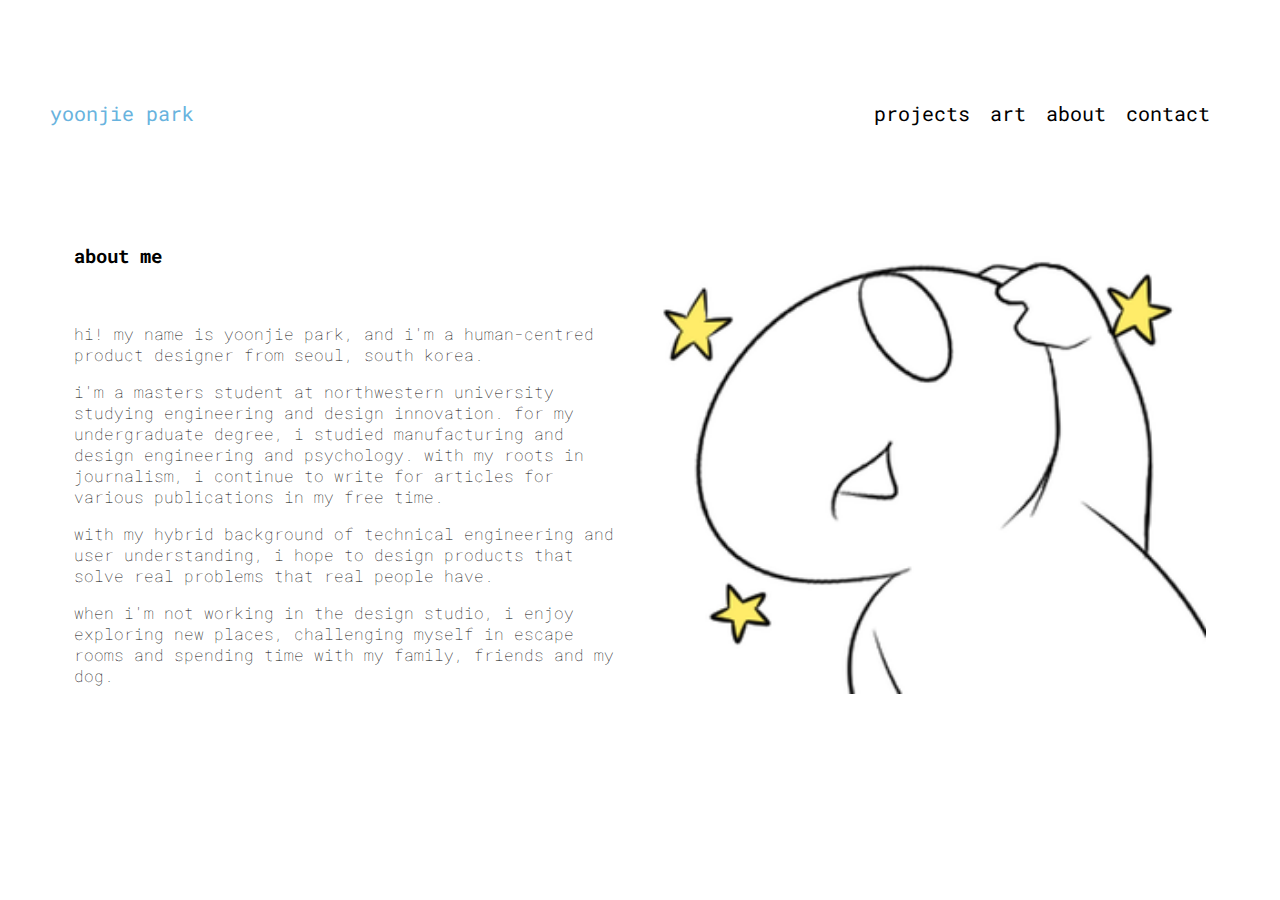
<file: about.html>
<!DOCTYPE html>
<html>
  <head>
    <link rel="stylesheet" href="styles.css" />
    <link
      href="https://fonts.googleapis.com/css2?family=Roboto+Mono:wght@300&display=swap"
      rel="stylesheet"
    />
    <link
      href="https://fonts.googleapis.com/css2?family=Roboto+Mono:wght@500&display=swap"
      rel="stylesheet"
    />
    <link
      href="https://fonts.googleapis.com/css2?family=Roboto:wght@400;500&display=swap"
      rel="stylesheet"
    />
  </head>
  <body>
    <div class="top-navigation">
      <a class="active" href="index.html"> yoonjie park</a>
      <div class="top-right-navigation">
        <a href="projects.html"> projects</a>
        <a href="art.html">art</a>
        <a href="about.html">about</a>
        <a href="contact.html">contact</a>
      </div>
    </div>


    <div class="row-about">
        <div class="column-about">
          <div class="about">
            <h3>     about me</h3>
            <br>
            <p>
                hi! my name is yoonjie park, and i'm a human-centred product designer
                from seoul, south korea.
            </p>
            <p>
                i'm a masters student at northwestern university studying engineering
                and design innovation. for my undergraduate degree, i studied
                manufacturing and design engineering and psychology. with my roots in
                journalism, i continue to write for articles for various publications in
                my free time.
            </p>
            <p>
                with my hybrid background of technical engineering and user
                understanding, i hope to design products that solve real problems that
                real people have.
            </p>
            <p>
                when i'm not working in the design studio, i enjoy exploring new places,
                challenging myself in escape rooms and spending time with my family,
                friends and my dog.
            </p>
          </div>
        </div>
        <div class="column-about">
          <div class="about">
              <img src="images/uing.png"  style="width:100%">
        </div>
      </div>
  
    <!-- <article class="content">
      <h3>
        about me
      </h3>
      <p>
        hi! my name is yoonjie park, and i'm a human-centred product designer
        from seoul, south korea.
      </p>
      <p>
        i'm a masters student at northwestern university studying engineering
        and design innovation. for my undergraduate degree, i studied
        manufacturing and design engineering and psychology. with my roots in
        journalism, i continue to write for articles for various publications in
        my free time.
      </p>
      <p>
        with my hybrid background of technical engineering and user
        understanding, i hope to design products that solve real problems that
        real people have.
      </p>
      <p>
        when i'm not working in the design studio, i enjoy exploring new places,
        challenging myself in escape rooms and spending time with my family,
        friends and my dog.
      </p>
    </article> -->
  </body>
</html>
</file>
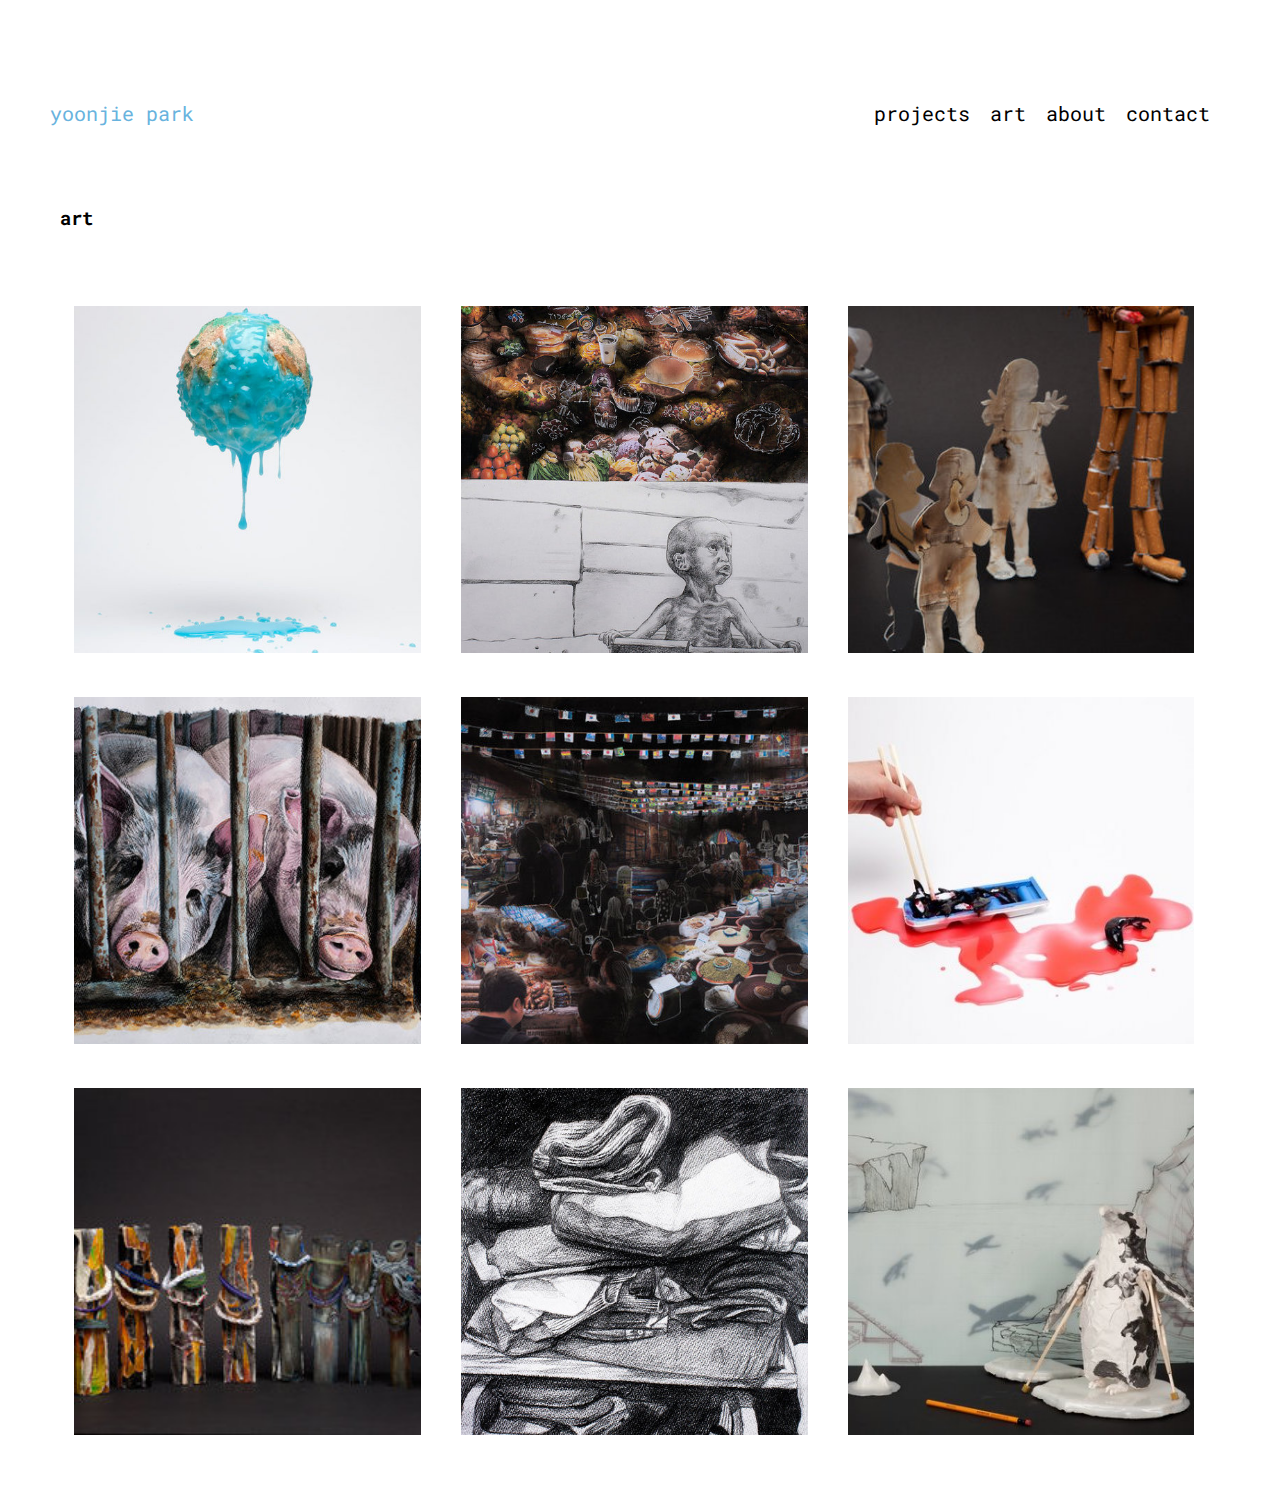
<file: art.html>
<!DOCTYPE html>
<html>
  <head>
    <link rel="stylesheet" href="styles.css" />
    <link
      href="https://fonts.googleapis.com/css2?family=Roboto+Mono:wght@300&display=swap"
      rel="stylesheet"
    />
    <link
      href="https://fonts.googleapis.com/css2?family=Roboto+Mono:wght@500&display=swap"
      rel="stylesheet"
    />
    <link
      href="https://fonts.googleapis.com/css2?family=Roboto:wght@400;500&display=swap"
      rel="stylesheet"
    />
  </head>
  <body>
    <div class="top-navigation">
      <a class="active" href="index.html"> yoonjie park</a>
      <div class="top-right-navigation">
        <a href="projects.html"> projects</a>
        <a href="art.html"> art</a>
        <a href="about.html">about</a>
        <a href="contact.html">contact</a>
      </div>
    </div>
    <article class="content">
        <h3>
          art
        </h3>
        </article>

    <div class="row-art">
      <div class="column-art">
        <div class="art">
          <img src="images/earth.jpg" style="width:100%">
        </div>
      </div>
      <div class="column-art">
        <div class="art">
          <img src="images/contrast.jpg" style="width:100%">
        </div>
      </div>
      <div class="column-art">
        <div class="art">
          <img src="images/smoking.jpg" style="width:100%">
        </div>
      </div>
      <div class="column-art">
        <div class="art">
          <img src="images/pig.jpg" style="width:100%">
        </div>
      </div>
      <div class="column-art">
        <div class="art">
          <img src="images/market.jpg" style="width:100%">
        </div>
      </div>
      <div class="column-art">
        <div class="art">
          <img src="images/dolphin.jpg" style="width:100%">
        </div>
      </div>
      <div class="column-art">
        <div class="art">
          <img src="images/cambodia.jpg" style="width:100%">
        </div>
      </div>
      <div class="column-art">
        <div class="art">
          <img src="images/clothes.jpg" style="width:100%">
        </div>
      </div>
      <div class="column-art">
        <div class="art">
          <img src="images/penguin.jpg" style="width:100%">
        </div>
        <br>
        <br>
      </div>

  </body>
</html>
</file>
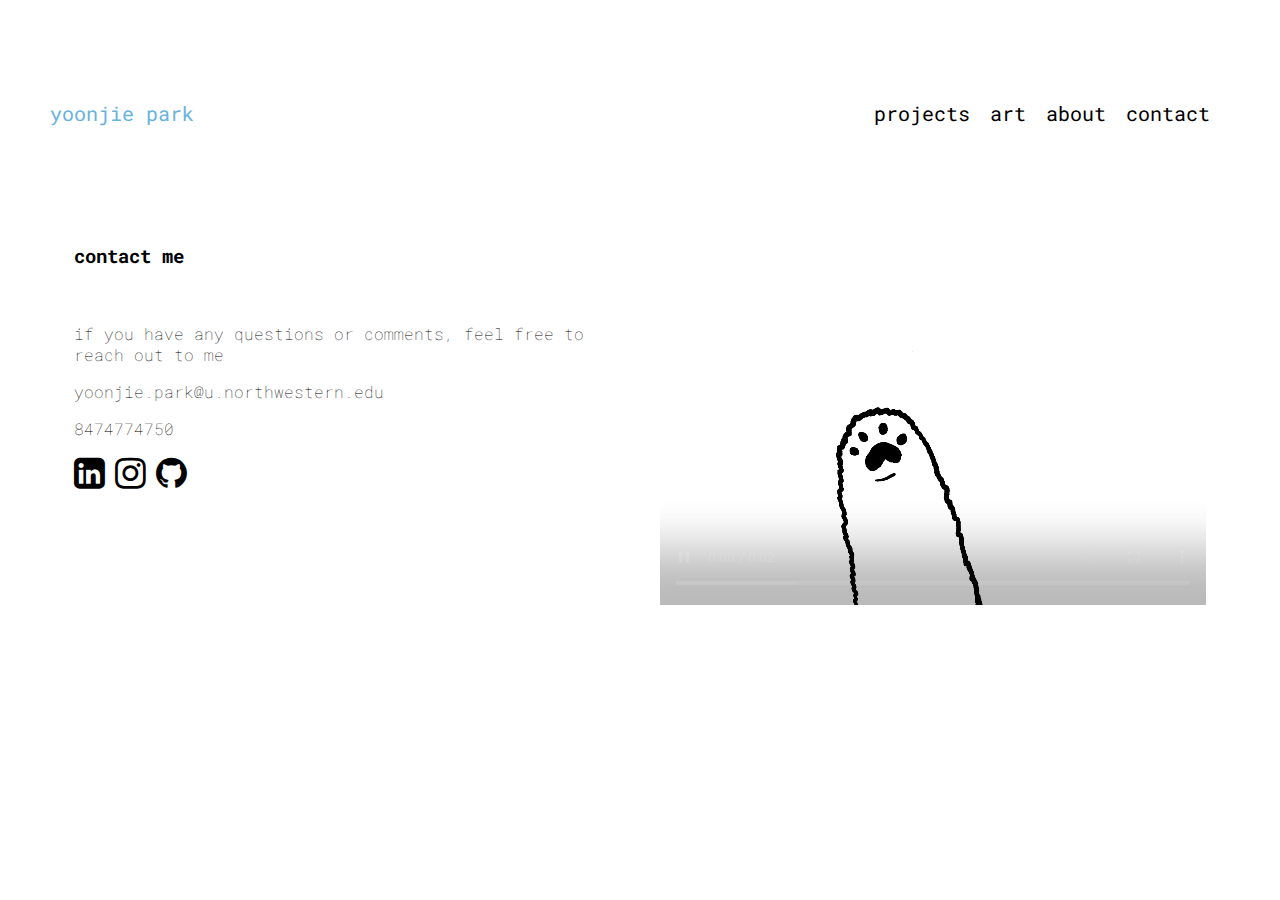
<file: contact.html>
<!DOCTYPE html>
<html>
  <head>
    <link rel="stylesheet" href="styles.css" />
    <link
      href="https://fonts.googleapis.com/css2?family=Roboto+Mono:wght@300&display=swap"
      rel="stylesheet"
    />
    <link
      href="https://fonts.googleapis.com/css2?family=Roboto+Mono:wght@500&display=swap"
      rel="stylesheet"
    />
    <link
      href="https://fonts.googleapis.com/css2?family=Roboto:wght@400;500&display=swap"
      rel="stylesheet"
    />
    <meta name="viewport" content="width=device-width, initial-scale=1" />
    <link
      rel="stylesheet"
      href="https://cdnjs.cloudflare.com/ajax/libs/font-awesome/4.7.0/css/font-awesome.min.css"
    />
  </head>
  <body>
    <div class="top-navigation">
      <a class="active" href="index.html"> yoonjie park</a>
      <div class="top-right-navigation">
        <a href="projects.html"> projects</a>
        <a href="art.html">art</a>
        <a href="about.html">about</a>
        <a href="contact.html">contact</a>
      </div>
    </div>

    <div class="row-contact">
      <div class="column-contact">
        <div class="contact">
          <h3>contact me</h3>
          <br />
          <p>
            if you have any questions or comments, feel free to reach out to me
          </p>
          <p>
            yoonjie.park@u.northwestern.edu
          </p>
          <p>
            8474774750
          </p>
          <p>
            <a href="https://www.linkedin.com/in/yoonjiepark/">
              <i
                class="fa fa-linkedin-square"
                style="font-size: 36px; color: black;"
              ></i
            ></a>
            <a href="https://www.instagram.com/yoonjiepark/">
              <i
                class="fa fa-instagram"
                style="font-size: 36px; color: black;"
              ></i
            ></a>
            <a href="https://github.com/yoonjiepark">
              <i class="fa fa-github" style="font-size: 36px; color: black;"></i
            ></a>
          </p>
        </div>
      </div>
      <div class="column-contact">
        <!-- <div class="contact">
            <img src="wave.gif"  style="width:100%"> -->
        <video width="100%" controls autoplay muted loop>
          <source src="wave.mp4" type="video/mp4" />
        </video>
      </div>
    </div>

    <!-- <article class="content">
      <h3>
        contact me
      </h3>
      <p>
        if you have any questions or comments, feel free to reach out to me
      </p>
      <p>
        yoonjie.park@u.northwestern.edu
      </p>
      <p>
        8474774750
      </p>
      <p>
        <a href="https://www.linkedin.com/in/yoonjiepark/">
          <i
            class="fa fa-linkedin-square"
            style="font-size: 36px; color: black;"
          ></i
        ></a>
        <a href="https://www.instagram.com/yoonjiepark/">
          <i class="fa fa-instagram" style="font-size: 36px; color: black;"></i
        ></a>
        <a href="https://github.com/yoonjiepark">
          <i class="fa fa-github" style="font-size: 36px; color: black;"></i
        ></a>
      </p>
    </article> -->
  </body>
</html>
</file>
<file: styles.css>
/* general */
body {
  margin-top: 100px;
  margin-left: 50px;
  margin-right: 50px;
}

.content {
  font-family: "Roboto Mono", monospace;
  font-weight: lighter;
  padding: 10px;
}

/* navigation */
.top-navigation {
  background-color: white;
  font-family: "Roboto Mono", monospace;
  font-size: 20px;
  color: #68b3de;
  overflow: hidden;
}

.top-navigation a {
  float: left;
  color: black;
  text-align: center;
  padding: 0px 20px 50px 0px;
  text-decoration: none;
  font-size: 20px;
}

.top-navigation a:hover {
  color: #dedede;
}

.top-navigation a.active {
  color: #68b3de;
}

.top-right-navigation {
  float: right;
  font-family: "Roboto Mono", monospace;
  font-weight: 400;
  font-size: 10px;
}

/* home */
* {
  box-sizing: border-box;
}

.row-project {
  margin: 8px -16px;
  font-family: "Roboto Mono", monospace;
  font-weight: lighter;
}

.row-project,
.row-project > .column-project {
  padding: 20px;
  padding-bottom: 70px;
}

.column-project {
  float: left;
  width: 50%;
}

/* donatenow */
* {
  box-sizing: border-box;
}

.row-project-info {
  margin: 8px -16px;
  font-family: "Roboto Mono", monospace;
  font-weight: lighter;
}

.row-project-info,
.row-project-info > .column-project-info {
  padding: 20px;
}

.column-project-info {
  float: left;
  width: 33%;
}

.row-project-details {
  margin: 8px -16px;
  font-family: "Roboto Mono", monospace;
  font-weight: lighter;
}

.row-project-details,
.row-project-details > .column-project-details {
  padding: 20px;
}

.column-project-details {
  float: left;
  width: 100%;
}

.image-slideshow {
  max-width: 300px;
  position: relative;
  margin: auto;
}

.images {
  display: none;
}

.prev,
.next {
  position: absolute;
  bottom: 50%;
  width: auto;
  padding: 10px;
  color: white;
  font-size: 18px;
  transition: 0.6s ease;
  border-radius: 0 3px 3px 0;
  user-select: none;
}

.next {
  right: 0;
  border-radius: 3px 0 0 3px;
}

.prev:hover,
.next:hover {
  background-color: rgba(0, 0, 0, 0.8);
}

.row-art {
  margin: 8px -16px;
  font-family: "Roboto Mono", monospace;
  font-weight: lighter;
}

.row-art,
.row-art > .column-art {
  padding: 20px;
}

.column-art {
  float: left;
  width: 33%;
}

/* 
/* 

/* 


/* about */
.row-about {
  margin: 8px -16px;
  font-family: "Roboto Mono", monospace;
  font-weight: lighter;
}

.row-about,
.row-about > .column-about {
  padding: 20px;
  padding-bottom: 70px;
}

.column-about {
  float: left;
  width: 50%;
}

/* contact */
.row-contact {
  margin: 8px -16px;
  font-family: "Roboto Mono", monospace;
  font-weight: lighter;
}

.row-contact,
.row-contact > .column-contact {
  padding: 20px;
  padding-bottom: 70px;
}

.column-contact {
  float: left;
  width: 50%;
}
</file>
